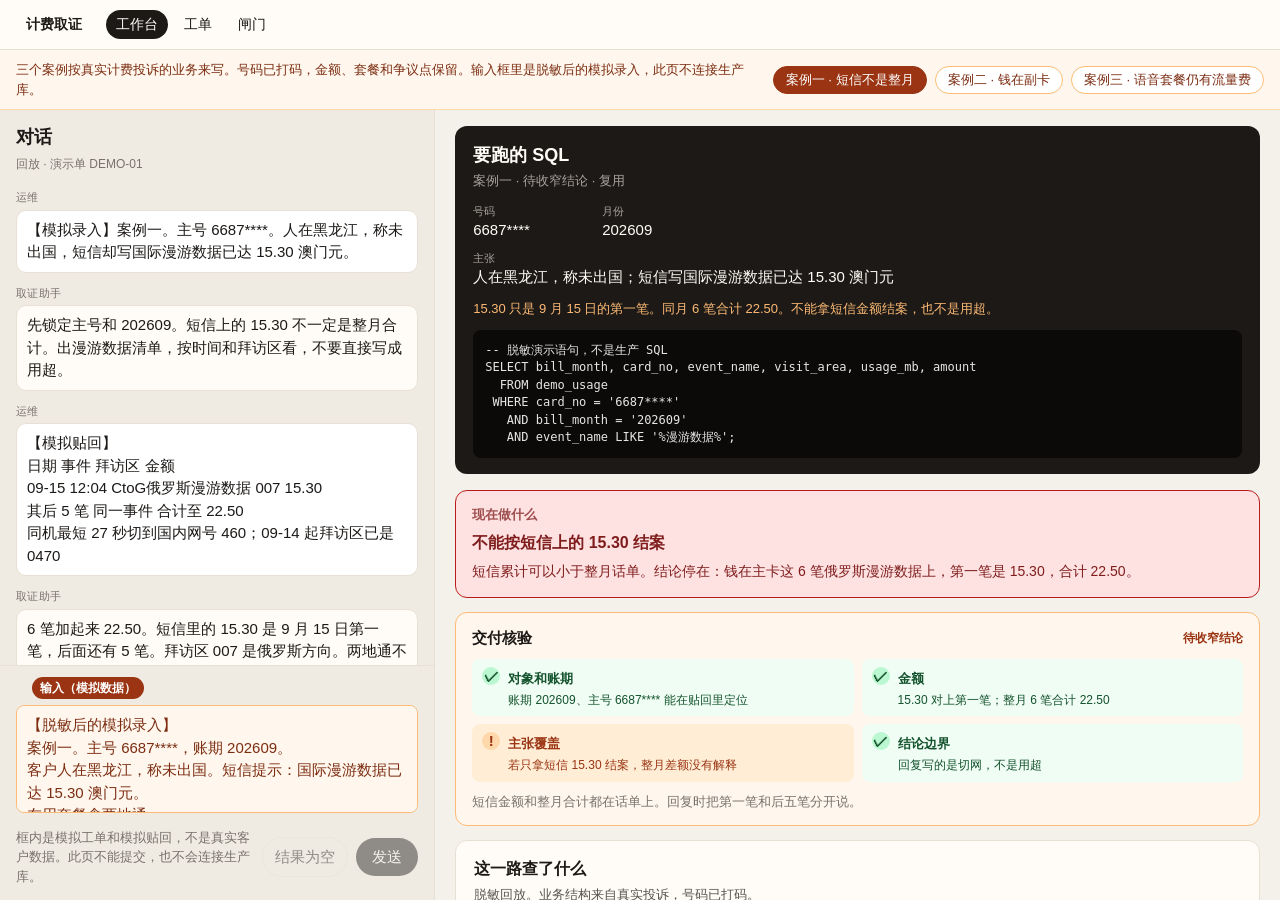
<file: pages/index.html>
<!DOCTYPE html>
<html lang="zh-CN">
<head>
  <meta charset="utf-8"/>
  <meta name="viewport" content="width=device-width, initial-scale=1"/>
  <title>工作台 · 计费取证（脱敏回放）</title>
  <link rel="stylesheet" href="styles.css"/>
  <link rel="stylesheet" href="demo.css"/>
</head>
<body>
  <div id="app" class="work">
    <nav class="topnav">
      <a class="brand" href="index.html">计费取证</a>
      <a class="on" href="index.html">工作台</a>
      <a href="history.html">工单</a>
      <a href="gates.html">闸门</a>
    </nav>
    <div class="demo-banner">
      <p>三个案例按真实计费投诉的业务来写。号码已打码，金额、套餐和争议点保留。输入框里是脱敏后的模拟录入，此页不连接生产库。</p>
      <div class="scene-switch">
        <button type="button" id="btn-sms" class="on">案例一 · 短信不是整月</button>
        <button type="button" id="btn-pool">案例二 · 钱在副卡</button>
        <button type="button" id="btn-voice">案例三 · 语音套餐仍有流量费</button>
      </div>
    </div>

    <aside class="left">
      <header class="left-head">
        <div>
          <h1>对话</h1>
          <p class="sub">回放 · 演示单 DEMO-01</p>
        </div>
      </header>
      <div class="thread" id="thread"></div>
      <form class="composer">
        <label class="sim-label" for="sim-input">输入（模拟数据）</label>
        <textarea id="sim-input" rows="4" readonly></textarea>
        <div class="composer-row">
          <p class="hint">框内是模拟工单和模拟贴回，不是真实客户数据。此页不能提交，也不会连接生产库。</p>
          <button type="button" class="ghost" disabled>结果为空</button>
          <button type="submit" disabled>发送</button>
        </div>
      </form>
    </aside>

    <main class="right">
      <section class="run" id="run">
        <div class="run-head">
          <div>
            <div class="tid">要跑的 SQL</div>
            <div class="meta" id="meta">工单 DEMO-01 · 待补证 · 复用</div>
          </div>
        </div>
        <div class="slots">
          <div class="slot-short"><span class="lab">号码</span><span>10000001</span></div>
          <div class="slot-short"><span class="lab">月份</span><span>202601</span></div>
          <div class="slot-claim"><span class="lab">主张</span><span>人在本地，账单出现异地数据 8.00</span></div>
        </div>
        <p class="remind" id="remind">工单号码只是入口。主张金额没有出现在某一行之前，不能结案。</p>
        <pre class="sql" id="sql"></pre>
      </section>
      <section class="next-box" id="next"></section>
      <section class="review-box" id="review"></section>
      <section class="path" id="path"></section>
      <section class="compare" id="compare"></section>
    </main>
  </div>
  <script src="demo.js"></script>
</body>
</html>
</file>
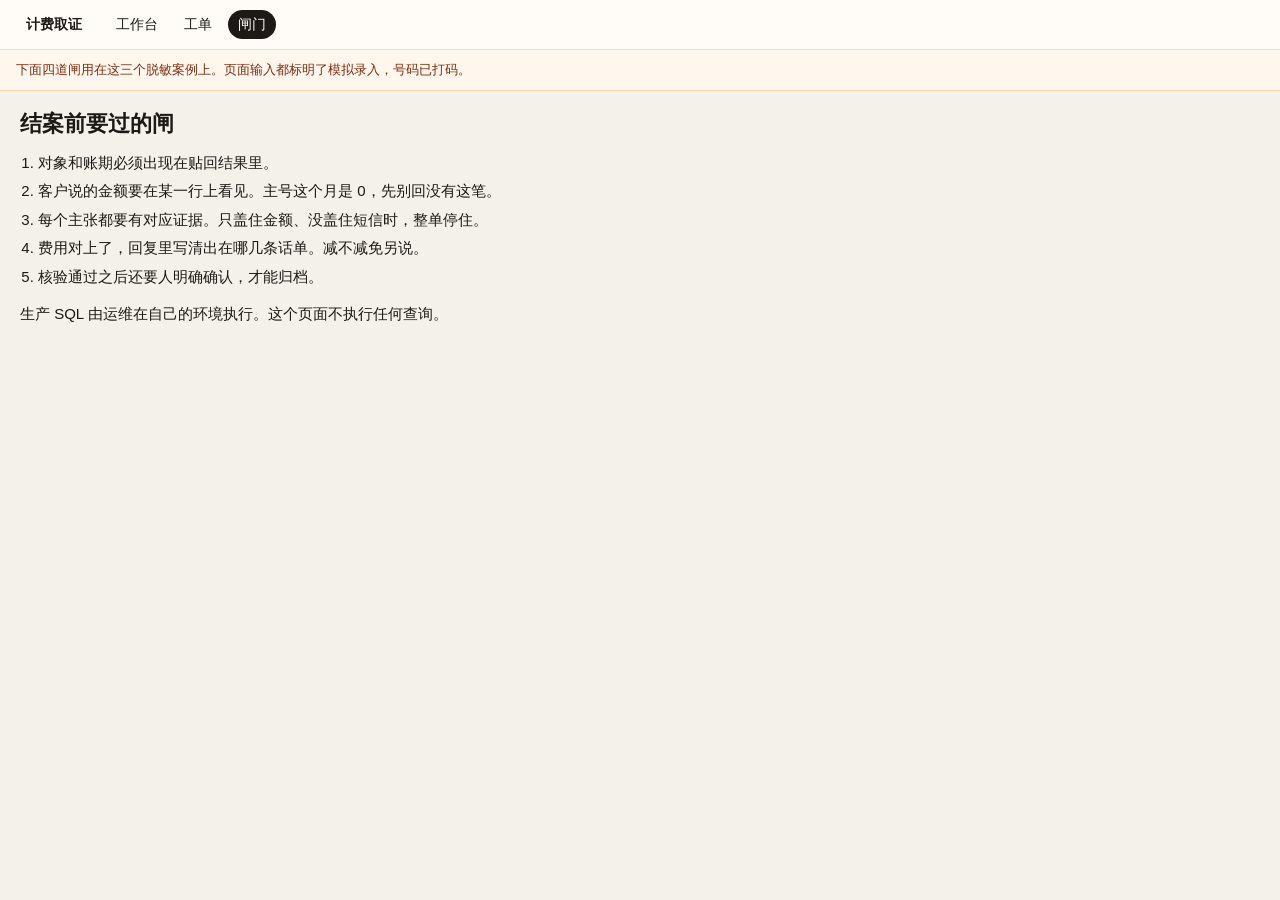
<file: pages/gates.html>
<!DOCTYPE html>
<html lang="zh-CN">
<head>
  <meta charset="utf-8"/>
  <meta name="viewport" content="width=device-width, initial-scale=1"/>
  <title>闸门 · 计费取证（脱敏回放）</title>
  <link rel="stylesheet" href="styles.css"/>
  <link rel="stylesheet" href="demo.css"/>
</head>
<body>
  <div id="app" class="page">
    <nav class="topnav">
      <a class="brand" href="index.html">计费取证</a>
      <a href="index.html">工作台</a>
      <a href="history.html">工单</a>
      <a class="on" href="gates.html">闸门</a>
    </nav>
    <div class="demo-banner">
      <p>下面四道闸用在这三个脱敏案例上。页面输入都标明了模拟录入，号码已打码。</p>
    </div>
    <main class="page-body">
      <h1>结案前要过的闸</h1>
      <ol class="note-list">
        <li>对象和账期必须出现在贴回结果里。</li>
        <li>客户说的金额要在某一行上看见。主号这个月是 0，先别回没有这笔。</li>
        <li>每个主张都要有对应证据。只盖住金额、没盖住短信时，整单停住。</li>
        <li>费用对上了，回复里写清出在哪几条话单。减不减免另说。</li>
        <li>核验通过之后还要人明确确认，才能归档。</li>
      </ol>
      <p>生产 SQL 由运维在自己的环境执行。这个页面不执行任何查询。</p>
    </main>
  </div>
</body>
</html>
</file>
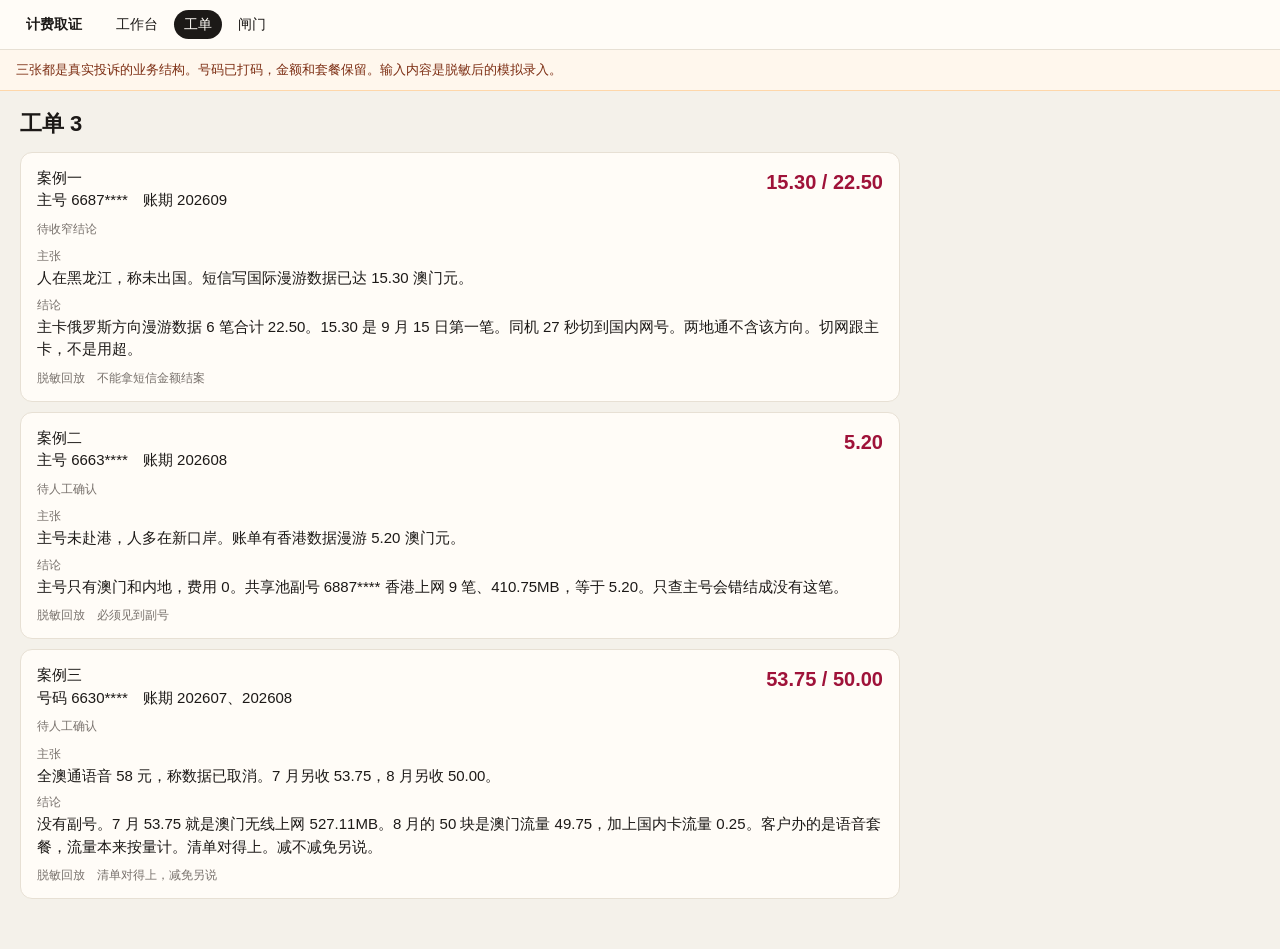
<file: pages/history.html>
<!DOCTYPE html>
<html lang="zh-CN">
<head>
  <meta charset="utf-8"/>
  <meta name="viewport" content="width=device-width, initial-scale=1"/>
  <title>工单 · 计费取证（脱敏回放）</title>
  <link rel="stylesheet" href="styles.css"/>
  <link rel="stylesheet" href="demo.css"/>
</head>
<body>
  <div id="app" class="page">
    <nav class="topnav">
      <a class="brand" href="index.html">计费取证</a>
      <a href="index.html">工作台</a>
      <a class="on" href="history.html">工单</a>
      <a href="gates.html">闸门</a>
    </nav>
    <div class="demo-banner">
      <p>三张都是真实投诉的业务结构。号码已打码，金额和套餐保留。输入内容是脱敏后的模拟录入。</p>
    </div>
    <main class="page-body">
      <h1>工单 3</h1>
      <article class="case">
        <div class="case-top">
          <div>
            <div class="tid">案例一</div>
            <div class="meta">主号 6687****　账期 202609</div>
          </div>
          <div class="amt">15.30 / 22.50</div>
        </div>
        <span class="st">待收窄结论</span>
        <dl>
          <dt>主张</dt>
          <dd>人在黑龙江，称未出国。短信写国际漫游数据已达 15.30 澳门元。</dd>
          <dt>结论</dt>
          <dd class="finding">主卡俄罗斯方向漫游数据 6 笔合计 22.50。15.30 是 9 月 15 日第一笔。同机 27 秒切到国内网号。两地通不含该方向。切网跟主卡，不是用超。</dd>
        </dl>
        <div class="foot">脱敏回放　不能拿短信金额结案</div>
      </article>
      <article class="case">
        <div class="case-top">
          <div>
            <div class="tid">案例二</div>
            <div class="meta">主号 6663****　账期 202608</div>
          </div>
          <div class="amt">5.20</div>
        </div>
        <span class="st">待人工确认</span>
        <dl>
          <dt>主张</dt>
          <dd>主号未赴港，人多在新口岸。账单有香港数据漫游 5.20 澳门元。</dd>
          <dt>结论</dt>
          <dd class="finding">主号只有澳门和内地，费用 0。共享池副号 6887**** 香港上网 9 笔、410.75MB，等于 5.20。只查主号会错结成没有这笔。</dd>
        </dl>
        <div class="foot">脱敏回放　必须见到副号</div>
      </article>
      <article class="case">
        <div class="case-top">
          <div>
            <div class="tid">案例三</div>
            <div class="meta">号码 6630****　账期 202607、202608</div>
          </div>
          <div class="amt">53.75 / 50.00</div>
        </div>
        <span class="st">待人工确认</span>
        <dl>
          <dt>主张</dt>
          <dd>全澳通语音 58 元，称数据已取消。7 月另收 53.75，8 月另收 50.00。</dd>
          <dt>结论</dt>
          <dd class="finding">没有副号。7 月 53.75 就是澳门无线上网 527.11MB。8 月的 50 块是澳门流量 49.75，加上国内卡流量 0.25。客户办的是语音套餐，流量本来按量计。清单对得上。减不减免另说。</dd>
        </dl>
        <div class="foot">脱敏回放　清单对得上，减免另说</div>
      </article>
    </main>
  </div>
</body>
</html>
</file>
<file: pages/styles.css>
:root {
  --bg: #f4f1ea;
  --paper: #fffcf7;
  --ink: #1c1917;
  --muted: #78716c;
  --line: #e7e0d4;
  --gold: #b45309;
  --amt: #9f1239;
  --chat: #efebe3;
  --run: #1c1917;
}
* { box-sizing: border-box; }
html, body { height: 100%; }
body {
  margin: 0;
  background: var(--bg);
  color: var(--ink);
  font: 15px/1.5 "Segoe UI", "PingFang SC", "Noto Sans SC", sans-serif;
}
.topnav {
  display: flex;
  align-items: center;
  gap: 6px;
  padding: 10px 16px;
  border-bottom: 1px solid var(--line);
  background: var(--paper);
}
.topnav a {
  color: var(--ink);
  text-decoration: none;
  padding: 4px 10px;
  border-radius: 999px;
  font-size: 14px;
}
.topnav a.on { background: var(--run); color: var(--paper); }
.topnav .brand { font-weight: 700; margin-right: 8px; }
#app.work {
  display: grid;
  grid-template-columns: minmax(280px, 34%) 1fr;
  grid-template-rows: auto 1fr;
  height: 100vh;
}
#app.work .topnav { grid-column: 1 / -1; }
#app.page {
  display: flex;
  flex-direction: column;
  min-height: 100vh;
}
.page-body {
  flex: 1;
  overflow: auto;
  padding: 16px 20px 40px;
  max-width: 920px;
}
.page-body h1 { margin: 0 0 12px; font-size: 22px; }
.left {
  display: flex;
  flex-direction: column;
  min-height: 0;
  border-right: 1px solid var(--line);
  background: var(--chat);
}
.left-head {
  display: flex;
  justify-content: space-between;
  align-items: flex-start;
  gap: 8px;
  padding: 14px 16px 8px;
}
.left-head h1 { margin: 0 0 4px; font-size: 18px; }
.sub { margin: 0; color: var(--muted); font-size: 12px; }
button.ghost {
  border: 1px solid var(--line);
  background: transparent;
  color: var(--ink);
  padding: 4px 10px;
  border-radius: 999px;
  cursor: pointer;
  font: 12px inherit;
}
.thread {
  flex: 1;
  min-height: 0;
  overflow: auto;
  padding: 8px 16px 12px;
}
.msg { margin: 0 0 12px; }
.who { font-size: 11px; color: var(--muted); margin-bottom: 4px; letter-spacing: .04em; }
.bubble {
  background: var(--paper);
  border: 1px solid var(--line);
  border-radius: 10px;
  padding: 8px 10px;
  white-space: pre-wrap;
  word-break: break-word;
}
.msg.agent .bubble { background: var(--run); color: #f5f5f4; border-color: var(--run); }
.msg.sys .who { color: #b45309; }
.msg.sys .bubble {
  background: #fffbeb;
  border: 1px solid #fcd34d;
  font-size: 13px;
  color: #1c1917;
}
.msg.user .bubble { background: #fff; }
.bubble.md { white-space: normal; }
.msg.agent .bubble.md h1,
.msg.agent .bubble.md h2,
.msg.agent .bubble.md h3 { margin: 0.85em 0 0.4em; line-height: 1.35; color: #fbbf24; }
.bubble.md h1, .bubble.md h2, .bubble.md h3 { margin: 0.85em 0 0.4em; line-height: 1.35; }
.msg.agent .bubble.md h2 { font-size: 16px; border-bottom: 1px solid rgba(251,191,36,.35); padding-bottom: 4px; }
.msg.agent .bubble.md h3 { font-size: 13px; color: #fdba74; margin-top: 12px; }
.bubble.md h1 { font-size: 16px; }
.bubble.md h2 { font-size: 15px; }
.bubble.md h3 { font-size: 14px; }
.msg.agent .bubble.md strong { color: #fde68a; font-weight: 700; }
.msg.agent .bubble.md blockquote { color: #ffedd5; border-left-color: #fbbf24; }
.bubble.md h1:first-child, .bubble.md h2:first-child { margin-top: 0; }
.bubble.md p { margin: 0.45em 0; }
.bubble.md ul, .bubble.md ol { margin: 0.4em 0; padding-left: 1.35em; }
.bubble.md li { margin: 0.2em 0; }
.bubble.md blockquote {
  margin: 8px 0;
  padding: 6px 10px;
  border-left: 3px solid #fdba74;
  background: rgba(255,255,255,.06);
}
.bubble.md hr { border: 0; border-top: 1px solid rgba(255,255,255,.22); margin: 12px 0; }
.bubble.md code {
  font: 12px ui-monospace, Consolas, monospace;
  background: rgba(255,255,255,.12);
  padding: 0 4px;
  border-radius: 4px;
}
.bubble.md .md-table { overflow-x: auto; margin: 8px 0; }
.bubble.md table { border-collapse: collapse; width: 100%; font-size: 12px; }
.bubble.md th, .bubble.md td {
  border: 1px solid rgba(255,255,255,.22);
  padding: 6px 8px;
  text-align: left;
  vertical-align: top;
}
.bubble.md th { background: rgba(255,255,255,.08); }
.msg.sys .bubble.md blockquote { border-left-color: var(--line); background: transparent; }
.composer {
  flex: 0 0 auto;
  padding: 10px 16px 14px;
  border-top: 1px solid var(--line);
}
.composer textarea, .ingest-box textarea, .search {
  width: 100%;
  font: inherit;
  padding: 8px 10px;
  border: 1px solid var(--line);
  border-radius: 8px;
  background: var(--paper);
  resize: none;
}
.composer-row {
  display: flex;
  align-items: center;
  gap: 8px;
  margin-top: 8px;
}
.composer-row .ghost {
  flex: 0 0 auto;
  background: transparent;
  color: var(--ink);
  border: 1px solid var(--line);
  padding: 8px 12px;
}
.hint { margin: 0; flex: 1; color: var(--muted); font-size: 13px; }
.composer button, .ingest-box button, .copy {
  padding: 8px 16px;
  border: 0;
  border-radius: 999px;
  background: var(--run);
  color: var(--paper);
  cursor: pointer;
  font: inherit;
}
.composer button:disabled, .copy:disabled { opacity: .45; cursor: default; }
.right { overflow: auto; padding: 16px 20px 40px; }
.run {
  background: var(--run);
  color: var(--paper);
  border-radius: 12px;
  padding: 16px 18px;
  margin-bottom: 16px;
}
.run.explore { box-shadow: inset 0 0 0 2px #b45309; }
.run-head { display: flex; justify-content: space-between; gap: 12px; align-items: flex-start; }
.run .tid { font-size: 18px; font-weight: 700; }
.run .meta { color: #a8a29e; font-size: 13px; margin-top: 2px; }
.copy { background: var(--paper); color: var(--run); font-weight: 650; }
.copy-wrap {
  display: flex;
  flex-direction: column;
  align-items: flex-end;
  gap: 4px;
  min-width: 11em;
}
.copy.fresh {
  background: #fbbf24;
  color: #1c1917;
  box-shadow: 0 0 0 2px rgba(251, 191, 36, .35);
}
.copy.done {
  background: #d6d3d1;
  color: #1c1917;
}
.copy-hint {
  font-size: 11px;
  color: #a8a29e;
  text-align: right;
  max-width: 16em;
  line-height: 1.35;
}
.slots {
  display: flex;
  flex-wrap: wrap;
  gap: 8px 24px;
  margin: 12px 0 0;
  align-items: flex-start;
}
.slot-short { flex: 0 0 auto; min-width: 7em; }
.slot-claim { flex: 1 1 100%; min-width: 0; }
.slots .lab { display: block; font-size: 11px; color: #a8a29e; }
.slots span { color: var(--paper); word-break: break-word; }
.remind { margin: 10px 0 0; color: #fdba74; font-size: 13px; }
pre.sql, pre.ingest {
  margin: 12px 0 0;
  padding: 12px;
  overflow: auto;
  max-height: 320px;
  background: #0c0a09;
  color: #e7e5e4;
  border-radius: 8px;
  font: 12px/1.45 ui-monospace, Consolas, monospace;
  white-space: pre;
}
pre.ingest { max-height: 180px; background: #292524; }
.ingest-box { margin: 0 0 18px; }
.ingest-box h2 { margin: 0 0 8px; font-size: 14px; color: var(--muted); }
pre.mermaid { background: #fff; color: #111; padding: 12px; border-radius: 8px; overflow: auto; }
.board-head { margin: 0 0 14px; }
.board-head h3 { margin: 0 0 4px; font-size: 16px; color: var(--ink); }
.board-sub { margin: 0; font-size: 13px; color: #57534e; line-height: 1.5; }
.path, .compare {
  background: var(--paper);
  color: var(--ink);
  border: 1px solid var(--line);
  border-radius: 12px;
  padding: 16px 18px;
  margin: 0 0 14px;
}
.path-list { margin: 0; padding: 0; list-style: none; }
.path-card {
  display: grid;
  grid-template-columns: 64px 1fr;
  gap: 12px;
  padding: 14px;
  border-radius: 12px;
  border: 1px solid var(--line);
  background: #fff;
}
.path-card.on {
  border-color: #b45309;
  box-shadow: 0 0 0 3px rgba(180, 83, 9, .16);
}
.path-card.done { border-color: #86efac; background: #f0fdf4; }
.path-card.lock { border-color: #fbbf24; background: #fffbeb; }
.path-mark { text-align: center; }
.path-n {
  display: grid;
  place-items: center;
  width: 32px;
  height: 32px;
  margin: 0 auto;
  border-radius: 999px;
  background: #1c1917;
  color: #fff;
  font-weight: 700;
  font-size: 14px;
}
.path-card.on .path-n { background: #b45309; }
.path-card.done .path-n { background: #166534; }
.path-card.lock .path-n { background: #a16207; }
.path-st { display: block; margin-top: 6px; font-size: 11px; color: #57534e; line-height: 1.3; }
.path-name { font-size: 17px; font-weight: 700; color: #1c1917; }
.path-chips { margin-top: 8px; }
.chip {
  display: inline-block;
  margin: 0 6px 6px 0;
  padding: 2px 8px;
  border-radius: 999px;
  border: 1px solid #e7e5e4;
  background: #f5f5f4;
  font-size: 12px;
  color: #292524;
}
.path-why { margin: 8px 0 0; font-size: 13px; color: #44403c; line-height: 1.5; }
.path-seen {
  margin: 10px 0 0;
  padding: 8px 10px;
  border-left: 3px solid #166534;
  background: #fff;
  font-size: 13px;
  line-height: 1.5;
  color: #1c1917;
}
.path-seen span { display: block; font-size: 11px; color: #57534e; margin-bottom: 2px; }
.path-seen.is-empty { border-left-color: #d6d3d1; color: #78716c; }
.path-bridge {
  display: grid;
  grid-template-columns: 64px 1fr;
  gap: 12px;
  align-items: start;
  margin: 2px 0 2px;
  min-height: 40px;
}
.path-arrow {
  justify-self: center;
  width: 2px;
  height: 36px;
  background: linear-gradient(#d6d3d1, #a8a29e);
  position: relative;
}
.path-arrow::after {
  content: "";
  position: absolute;
  left: 50%;
  bottom: -1px;
  width: 0;
  height: 0;
  margin-left: -5px;
  border: 5px solid transparent;
  border-top-color: #78716c;
}
.path-reason {
  margin: 6px 0 10px;
  padding: 6px 10px;
  border-radius: 8px;
  background: #f5f5f4;
  font-size: 13px;
  color: #44403c;
  line-height: 1.45;
}
.compare-table {
  width: 100%;
  border-collapse: separate;
  border-spacing: 0 8px;
}
.compare-table th {
  text-align: left;
  font-size: 12px;
  color: #57534e;
  font-weight: 650;
  padding: 0 12px;
}
.compare-table td {
  padding: 12px;
  background: #fff;
  border-top: 1px solid var(--line);
  border-bottom: 1px solid var(--line);
  vertical-align: top;
  color: #1c1917;
  font-size: 14px;
  line-height: 1.45;
}
.compare-table td:first-child {
  border-left: 1px solid var(--line);
  border-radius: 10px 0 0 10px;
  width: 42%;
}
.compare-table td:last-child {
  border-right: 1px solid var(--line);
  border-radius: 0 10px 10px 0;
  width: 42%;
}
.compare-mark {
  width: 16%;
  text-align: center;
  font-weight: 700;
  font-size: 12px;
  white-space: nowrap;
  border-left: 0;
  border-right: 0;
}
.compare-mark.yes { color: #166534; background: #f0fdf4; }
.compare-mark.no { color: #9f1239; background: #fff1f2; }
.time-block { margin-top: 16px; }
.time-block h4 { margin: 0 0 10px; font-size: 13px; color: #57534e; }
.time-rail {
  margin: 0;
  padding: 0 0 0 2px;
  list-style: none;
  border-left: 2px solid #e7e5e4;
}
.time-rail li {
  position: relative;
  padding: 0 0 14px 18px;
}
.time-rail li::before {
  content: "";
  position: absolute;
  left: -5px;
  top: 6px;
  width: 8px;
  height: 8px;
  border-radius: 50%;
  background: #b45309;
  box-shadow: 0 0 0 3px #ffedd5;
}
.time-when { font-size: 13px; font-weight: 650; color: #1c1917; }
.time-what { font-size: 13px; color: #44403c; margin-top: 2px; }
.finding.md h2, .finding.md h3 { color: var(--ink); }
.finding.md th, .finding.md td {
  border: 1px solid var(--line);
  color: var(--ink);
}
@media (max-width: 800px) {
  .path-card, .path-bridge { grid-template-columns: 48px 1fr; }
  .compare-table { display: block; overflow-x: auto; }
}
.ingest-actions { display: flex; gap: 8px; align-items: center; margin-top: 8px; }
.ingest-actions button { margin-top: 0; }
.ingest-actions .ghost { background: transparent; color: var(--ink); border: 1px solid var(--line); }
.next-box {
  margin: 0 0 14px;
  padding: 14px 16px;
  border-radius: 12px;
  background: #ffedd5;
  border: 1px solid #c2410c;
  color: #1c1917;
}
.next-box.stop {
  background: #fee2e2;
  border-color: #b91c1c;
  color: #7f1d1d;
}
.next-box.be_finish {
  background: #dcfce7;
  border-color: #166534;
  color: #14532d;
}
.next-box h2 {
  margin: 0 0 6px;
  font-size: 13px;
  color: inherit;
  opacity: .75;
}
.next-title {
  margin: 0 0 6px;
  font-weight: 700;
  font-size: 16px;
  color: inherit;
}
.next-detail {
  margin: 0;
  font-size: 14px;
  color: inherit;
  line-height: 1.55;
}
.review-box {
  margin: 0 0 14px;
  padding: 14px 16px;
  border-radius: 12px;
  background: var(--paper);
  border: 1px solid var(--line);
}
.review-box.needs_review {
  background: #fff7ed;
  border-color: #fdba74;
}
.review-head { display: flex; align-items: center; justify-content: space-between; gap: 12px; }
.review-head h2 { margin: 0; font-size: 15px; }
.review-status { font-size: 12px; font-weight: 700; color: #166534; }
.review-box.needs_review .review-status { color: #9a3412; }
.review-checks { display: grid; grid-template-columns: repeat(2, minmax(0, 1fr)); gap: 8px; margin-top: 10px; }
.review-check { display: flex; gap: 8px; padding: 8px 10px; border-radius: 8px; background: #f0fdf4; color: #14532d; }
.review-check.needs_review { background: #ffedd5; color: #9a3412; }
.review-mark { flex: 0 0 auto; width: 18px; height: 18px; border-radius: 50%; text-align: center; line-height: 18px; font-weight: 700; background: #bbf7d0; }
.review-check.needs_review .review-mark { background: #fed7aa; }
.review-check strong { font-size: 13px; }
.review-check p { margin: 2px 0 0; font-size: 12px; line-height: 1.4; }
.review-summary { margin: 10px 0 0; font-size: 13px; color: var(--muted); }
@media (max-width: 800px) { .review-checks { grid-template-columns: 1fr; } }
.tabs { display: flex; gap: 8px; margin-bottom: 12px; }
.tabs button {
  border: 1px solid var(--line);
  background: transparent;
  color: var(--ink);
  padding: 6px 12px;
  border-radius: 999px;
  cursor: pointer;
  font: inherit;
}
.tabs button.on { background: var(--run); color: var(--paper); border-color: var(--run); }
.search { margin-bottom: 16px; }
.case, .kv {
  background: var(--paper);
  border: 1px solid var(--line);
  border-radius: 12px;
  padding: 14px 16px;
  margin-bottom: 10px;
}
.case-top { display: flex; justify-content: space-between; gap: 12px; }
.amt { font-size: 20px; font-weight: 700; color: var(--amt); }
.gold, .st { display: inline-block; margin-top: 8px; font-size: 12px; margin-right: 8px; }
.gold { color: var(--gold); }
.st { color: var(--muted); }
.case dl { margin: 8px 0 0; }
.case dt { font-size: 12px; color: var(--muted); margin-top: 6px; }
.case dd { margin: 2px 0 0; }
.foot { margin-top: 8px; font-size: 12px; color: var(--muted); }
.k { font-weight: 650; margin-bottom: 4px; }
.kind { font-size: 11px; color: var(--muted); font-weight: 500; margin-right: 6px; }
.v { color: #44403c; font-size: 14px; }
.muted { color: var(--muted); }
.empty { color: var(--muted); padding: 16px 0; }
@media (max-width: 800px) {
  #app.work { grid-template-columns: 1fr; grid-template-rows: auto 45vh 1fr; }
  .left { border-right: 0; border-bottom: 1px solid var(--line); }
}
</file>
<file: pages/demo.css>
.demo-banner {
  grid-column: 1 / -1;
  display: flex;
  flex-wrap: wrap;
  align-items: center;
  gap: 10px 16px;
  padding: 10px 16px;
  background: #fff7ed;
  border-bottom: 1px solid #fed7aa;
  color: #7c2d12;
  font-size: 13px;
}
.demo-banner p { margin: 0; flex: 1 1 280px; }
.scene-switch { display: flex; flex-wrap: wrap; gap: 8px; }
.scene-switch button {
  border: 1px solid #fdba74;
  background: #fff;
  color: #7c2d12;
  border-radius: 999px;
  padding: 4px 12px;
  font: 13px inherit;
  cursor: pointer;
}
.scene-switch button.on { background: #9a3412; color: #fff; border-color: #9a3412; }
.sim-label {
  display: inline-block;
  margin: 0 16px 6px;
  padding: 2px 8px;
  border-radius: 999px;
  background: #9a3412;
  color: #fff;
  font-size: 12px;
  font-weight: 700;
}
#sim-input {
  background: #fff7ed;
  color: #7c2d12;
  border: 1px solid #fdba74;
}
.page .demo-banner { border-bottom: 1px solid #fed7aa; }
.note-list { margin: 8px 0 0; padding-left: 18px; }
.note-list li { margin: 6px 0; }
</file>
